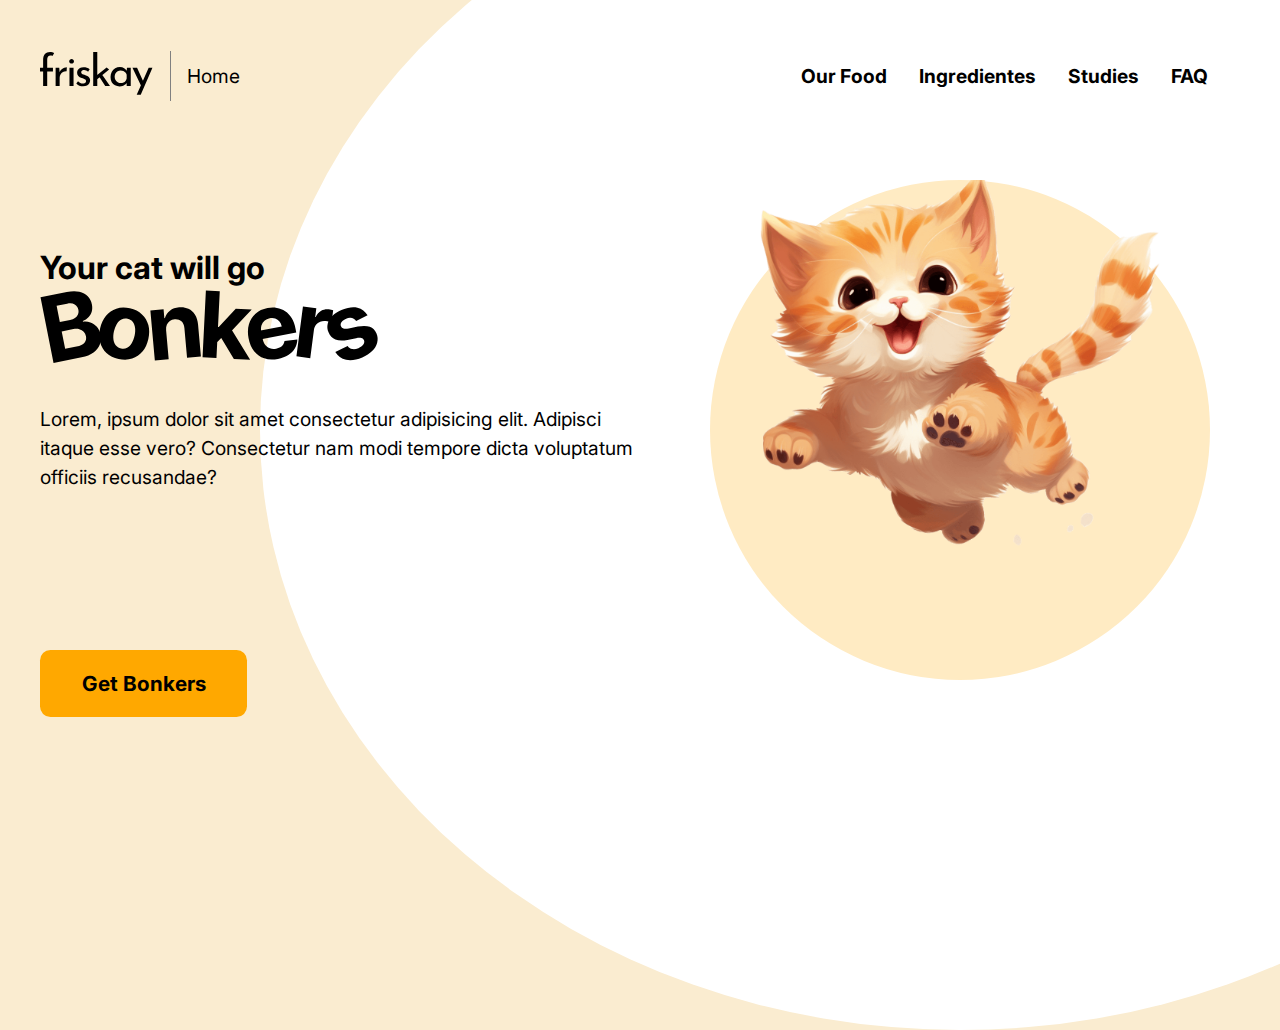
<file: YT/index.html>
<!DOCTYPE html>
<html lang="pt-br">
<head>
    <meta charset="UTF-8">
    <meta name="viewport" content="width=device-width, initial-scale=1.0">
    <title>Kitty Food</title>
    
    <link rel="preconnect" href="https://fonts.googleapis.com">
    <link rel="preconnect" href="https://fonts.gstatic.com" crossorigin>
    <link href="https://fonts.googleapis.com/css2?family=Inter:wght@100..900&display=swap" rel="stylesheet">

    <link rel="stylesheet" href="assets/css/main.css">

</head>
<body>

    <div class="wrap">
        <header>
            <div class="header-left"> 
                <a href="index.html">
                    <img src="assets/images/logo.svg" alt="Friskay Logo">
                </a>
                <div class="divider hide-mobile"></div>
                <a href="#" class="home hide-mobile">Home</a>
            </div>
            <nav>
                <a href="#" class="menu-open hide-desktop">
                    <img src="assets/images/menu.svg" alt="open menu">
                </a>
                <ul>
                    <li class="hide-desktop">
                        <a href="#" class="menu-close">
                            <img src="assets/images/close.svg" alt="close menu">
                        </a>
                    </li>
                    <li><a href="#">Our Food</a></li>
                    <li><a href="#">Ingredientes</a></li>
                    <li><a href="#">Studies</a></li>
                    <li><a href="#">FAQ</a></li>
                    
                </ul>
            </nav>
        </header>
        <main>
            <h1>Your cat will go <img src="assets/images/bonkers.svg" alt="Text that says bonkers"></h1>
            <p class="subhead">Lorem, ipsum dolor sit amet consectetur 
                adipisicing elit. Adipisci itaque esse vero? Consectetur
                nam modi tempore dicta voluptatum officiis recusandae?
            </p>
            <a href="#" class="primary-cta inverted">Get Bonkers</a>
        </main>

        <div class="cat-conteiner">
            <div class="cat">
                <img class="inverted" src="assets/images/cat.png" alt="cat illustration">
                <div class="inner-circle"></div>
                <div class="outer-circle"></div>
            </div>
        </div>
    </div>



    <script>

        const menu = document.querySelector('nav ul');
        const menuBtn = document.querySelector('.menu-open');
        const closeBtn = document.querySelector('.menu-close');

        menuBtn.addEventListener('click', () => {
            menu.classList.add('open')
        })

        closeBtn.addEventListener('click', () => {
            menu.classList.remove('open')
        })
    </script>
</body>
</html>
</file>
<file: YT/assets/css/main.css>
html, body {
    overflow-x: hidden;
}

.hide-mobile {
display: none;
}

body {
    background-color: #faecd0;
    margin: 0;
    font-family: 'Inter';
}

.wrap {
    margin: 2em;
}

header {
    display: flex;
    justify-content: space-between;
}

nav ul {
    list-style: none;
    background-color: white;
    position: fixed;
    z-index: 999;
    top: 0;
    right: 0;
    height: 100vh;
    margin: 0;
    width: 40%;
    text-align: right;
    padding: 2em;

    transform: translateX(100%);
    transition: transform 0.5s cubic-bezier(0.075, 0.255, 0.050 , 1);


    li {
        margin: 2em 0;
        &:nth-of-type(1) {
            margin-bottom: 4em;
        }

        a {
            color: black;
            text-decoration: none;
            font-weight: bold;
            font-size: 1.4rem;

            &:hover {
                color: #FFA800;
                text-decoration: underline;
            }
        }
    }
}

.open {
    transform: translateX(0%);

}

h1, p {
    text-align: center;
}

h1 {
    margin-top: 3em;

    img { display: block;
        margin: 0 auto}
}

p {
    font-size: 1.2rem;
    line-height: 1.5;
    margin-top: 2em;
    margin-bottom: 5em;
}

a.primary-cta {
    background-color: #FFA800;
    padding: 1em;
    width: 100%;
    box-sizing: border-box;
    display: block;
    text-align: center;
    text-decoration: none;
    font-weight: bold;
    font-size: 1.3rem;
    color: black;
    border-radius: 0.5em;
    margin-top: 3em;
    
    &:hover{
        background-color: #000000;
        color: #FFA800;
    }
    
}

.cat {
    position: relative;
    height: 500px;
    width: 100%;
    margin-top: 3em;

    img {
        width: 70%;
        position: absolute;
        left: 50%;
        transform: translateX(-50%);
    }

    .inner-circle, .outer-circle {
        position: absolute;
        border-radius: 50%;
        left: 50%;
        top: 50%;
        transform: translate(-50%, -50%);
        
    }

    .inner-circle {
        background: #ffebc3;
        width: 300px;
        height: 300px;
        z-index: -1;
    }

    .outer-circle {
        background:white;
        width: 800%;
        height: 500px;
        z-index: -2;
    }
}






@media (min-width: 825px) 
{
    .wrap {
        margin: 0 4em;
    }

    .hide-desktop {
        display: none;
    }

    .hide-mobile {
        display: block;
    }
    .header-left {
        display: flex;
        justify-content: space-between;
        align-items: center;
        gap: 1em;


        .divider {
            height: 50px;
            width: 1px;
            border-right: 1px solid gray;
        }

        a {
            text-decoration: none;
            color: #000000;
            font-size: 1.2rem;
        }
    }


nav ul {
    position: unset;
    background: none;
    display: flex;
    gap: 2em;
    height: auto;
    width: auto;
    transform: translateX(0%);
    

    li a {
        font-size: 1.2rem;
    }
}
}


@media (min-width: 950px) {
    h1, p {
        text-align: left;
    }

    h1 img {
        margin: 0;
    }

    main {
        width: 50%;
    }

.cat {
    margin-top: 0;

    .inner-circle {
        width: 500px;
        height: 500px;
    }

    .outer-circle {
        width: 1400px;
        height: 1200px;

    }

}

    .cat-conteiner {
        position: absolute;
        z-index: -1;
        width: 50%;
        top: 20%;
        right: 0;
        margin: 0;
    }
}

@media (min-width: 1200px) {

.wrap {
    margin: 0 auto;
    padding: 0 2em;
    max-width: 1200px;
}

a.primary-cta {
    display: inline-block;
    width: auto;
    padding: 1em 2em;
}

.cat {
    position: relative;

    img {
        max-width: 400px;
    }
}

}
</file>
